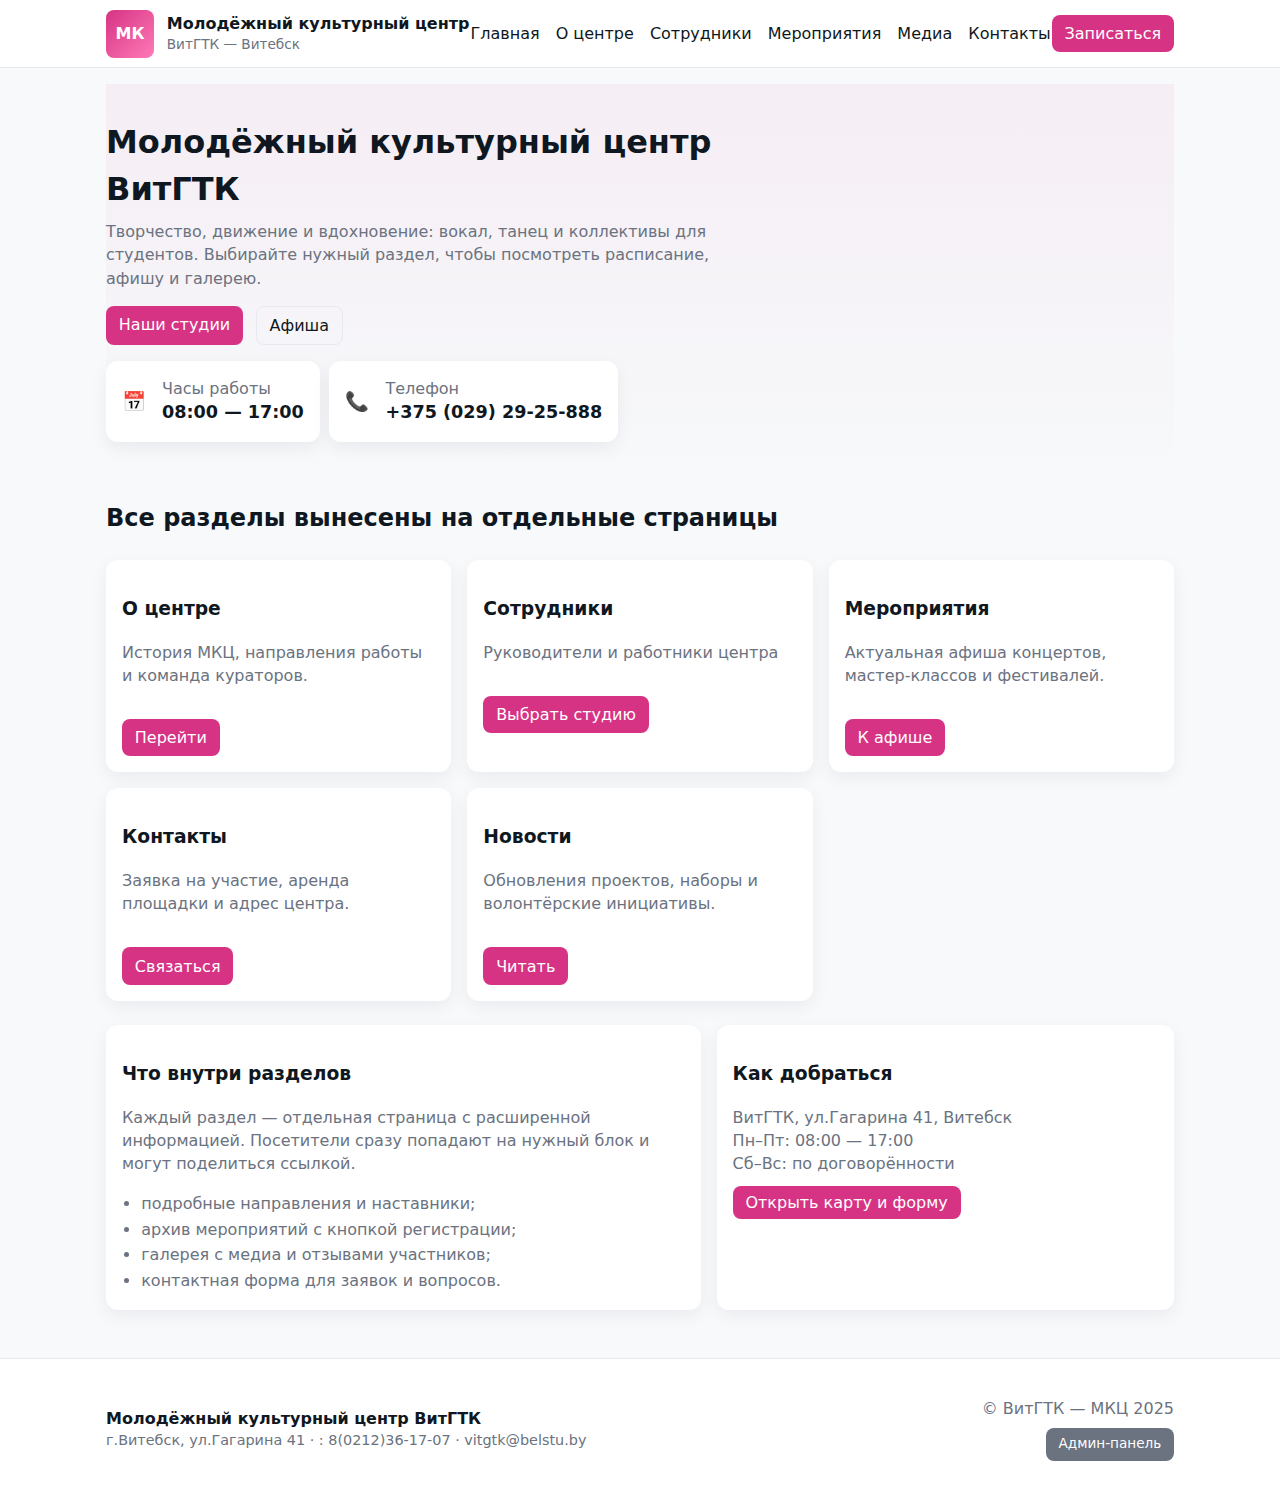
<file: Index.html>
<!doctype html>
<html lang="ru">
<head>
    <link href="style.css" rel="stylesheet" />
    <link href="registration.css" rel="stylesheet" />
    <meta charset="utf-8" />
    <meta name="viewport" content="width=device-width,initial-scale=1" />
    <title>Молодёжный культурный центр ВитГТК</title>
    <meta name="description" content="Молодёжный культурный центр ВитГТК — студии DziVA, AMARES, FREE FLIGHT. Афиша, расписание, контакты." />
</head>
<body>
<header>
    <div class="topbar container">
        <div class="brand">
            <div class="logo">МК</div>
            <div>
                <div style="font-weight:700">Молодёжный культурный центр</div>
                <div class="muted" style="font-size:.85rem">ВитГТК — Витебск</div>
            </div>
        </div>
        <nav>
            <ul>
                <li><a href="Index.html">Главная</a></li>
                <li><a href="about.html">О центре</a></li>
                <li><a href="studios.html">Сотрудники</a></li>
                <li><a href="events.html">Мероприятия</a></li>
                <li><a href="media.html">Медиа</a></li>
                <li><a href="contacts.html">Контакты</a></li>
            </ul>
        </nav>
        <div style="display:flex;gap:.6rem;align-items:center">
            <a class="cta" data-register-trigger href="#">Записаться</a>
            <button class="hamburger" aria-label="menu" onclick="toggleMenu()">☰</button>
        </div>
    </div>
</header>

<main class="container">
    <section class="hero">
        <div class="hero-grid">
            <div>
                <h1>Молодёжный культурный центр ВитГТК</h1>
                <p>Творчество, движение и вдохновение: вокал, танец и коллективы для студентов. Выбирайте нужный раздел, чтобы посмотреть расписание, афишу и галерею.</p>
                <div class="actions">
                    <a class="cta" href="studios.html">Наши студии</a>
                    <a href="events.html" style="padding:.45rem .8rem;border-radius:8px;border:1px solid #e6e9ef">Афиша</a>
                </div>
                <div class="stat">
                    <div class="card" style="display:flex;gap:1rem;align-items:center">
                        <div style="font-size:1.2rem">📅</div>
                        <div>
                            <div class="muted">Часы работы</div>
                            <div><b>08:00 — 17:00</b></div>
                        </div>
                    </div>
                    <div class="card" style="display:flex;gap:1rem;align-items:center">
                        <div style="font-size:1.2rem">📞</div>
                        <div>
                            <div class="muted">Телефон</div>
                            <div><b>+375 (029) 29‑25‑888</b></div>
                        </div>
                    </div>
                </div>
            </div>
<!--            <aside class="card">-->
<!--                <h3 class="center">Ближайшее событие</h3>-->
<!--                <div style="font-weight:700">Отчётный концерт студии AMARES</div>-->
<!--                <div class="muted" style="margin:.6rem 0">12 декабря — Большой зал</div>-->
<!--                <p class="muted">Сольные номера, коллективные постановки и гостевой сет студии DziVA. Подробности и регистрация на странице афиши.</p>-->
<!--                <div style="display:flex;gap:.5rem;margin-top:1rem">-->
<!--                    <a class="cta" href="events.html">К афише</a>-->
<!--                    <a href="contacts.html" style="padding:.45rem .8rem;border-radius:8px;border:1px solid #e6e9ef">Записаться</a>-->
<!--                </div>-->
<!--            </aside>-->
        </div>
    </section>

    <section style="margin-top:1.5rem">
        <h2>Все разделы вынесены на отдельные страницы</h2>
        <div class="highlights">
            <article class="card">
                <h3>О центре</h3>
                <p class="muted">История МКЦ, направления работы и команда кураторов.</p>
                <a class="cta" href="about.html" style="margin-top:1rem;display:inline-block">Перейти</a>
            </article>
            <article class="card">
                <h3>Сотрудники</h3>
                <p class="muted">Руководители и работники центра</p>
                <a class="cta" href="studios.html" style="margin-top:1rem;display:inline-block">Выбрать студию</a>
            </article>
            <article class="card">
                <h3>Мероприятия</h3>
                <p class="muted">Актуальная афиша концертов, мастер-классов и фестивалей.</p>
                <a class="cta" href="events.html" style="margin-top:1rem;display:inline-block">К афише</a>
            </article>
<!--            <article class="card">-->
<!--                <h3>Галерея</h3>-->
<!--                <p class="muted">Фото и видео с выступлений, гастролей и backstage.</p>-->
<!--                <a class="cta" href="media.html" style="margin-top:1rem;display:inline-block">Смотреть</a>-->
<!--            </article>-->
            <article class="card">
                <h3>Контакты</h3>
                <p class="muted">Заявка на участие, аренда площадки и адрес центра.</p>
                <a class="cta" href="contacts.html" style="margin-top:1rem;display:inline-block">Связаться</a>
            </article>
            <article class="card">
                <h3>Новости</h3>
                <p class="muted">Обновления проектов, наборы и волонтёрские инициативы.</p>
                <a class="cta" href="events.html" style="margin-top:1rem;display:inline-block">Читать</a>
            </article>
        </div>
    </section>

    <section class="split-two">
        <article class="card">
            <h3>Что внутри разделов</h3>
            <p class="muted">Каждый раздел — отдельная страница с расширенной информацией. Посетители сразу попадают на нужный блок и могут поделиться ссылкой.</p>
            <ul class="muted" style="padding-left:1.2rem;line-height:1.6;margin:1rem 0 0">
                <li>подробные направления и наставники;</li>
                <li>архив мероприятий с кнопкой регистрации;</li>
                <li>галерея с медиа и отзывами участников;</li>
                <li>контактная форма для заявок и вопросов.</li>
            </ul>
        </article>
        <article class="card">
            <h3>Как добраться</h3>
            <p class="muted">ВитГТК, ул.Гагарина 41, Витебск<br>Пн–Пт: 08:00 — 17:00<br>Сб–Вс: по договорённости</p>
            <div style="margin-top:1rem">
                <a class="cta" href="contacts.html">Открыть карту и форму</a>
            </div>
        </article>
    </section>
</main>

<footer>
    <div class="container footer-grid">
        <div>
            <div style="font-weight:700">Молодёжный культурный центр ВитГТК</div>
            <div class="muted" style="font-size:.9rem">г.Витебск, ул.Гагарина 41 · : 8(0212)36-17-07 · vitgtk@belstu.by</div>
        </div>
        <div style="display:flex;flex-direction:column;align-items:flex-end;gap:0.5rem">
            <div class="muted">© ВитГТК — МКЦ 2025</div>
            <a class="cta" href="admin.html" style="background:#6b7280;font-size:0.85rem;padding:0.4rem 0.8rem">Админ-панель</a>
        </div>
    </div>
</footer>

<div id="registrationModal" class="modal">
    <div class="modal-content">
        <span class="close" onclick="closeModal()">&times;</span>
        <div id="registrationContainer"></div>
    </div>
</div>

<script src="script.js"></script>
<script src="registration.js"></script>
</body>
</html>
</file>
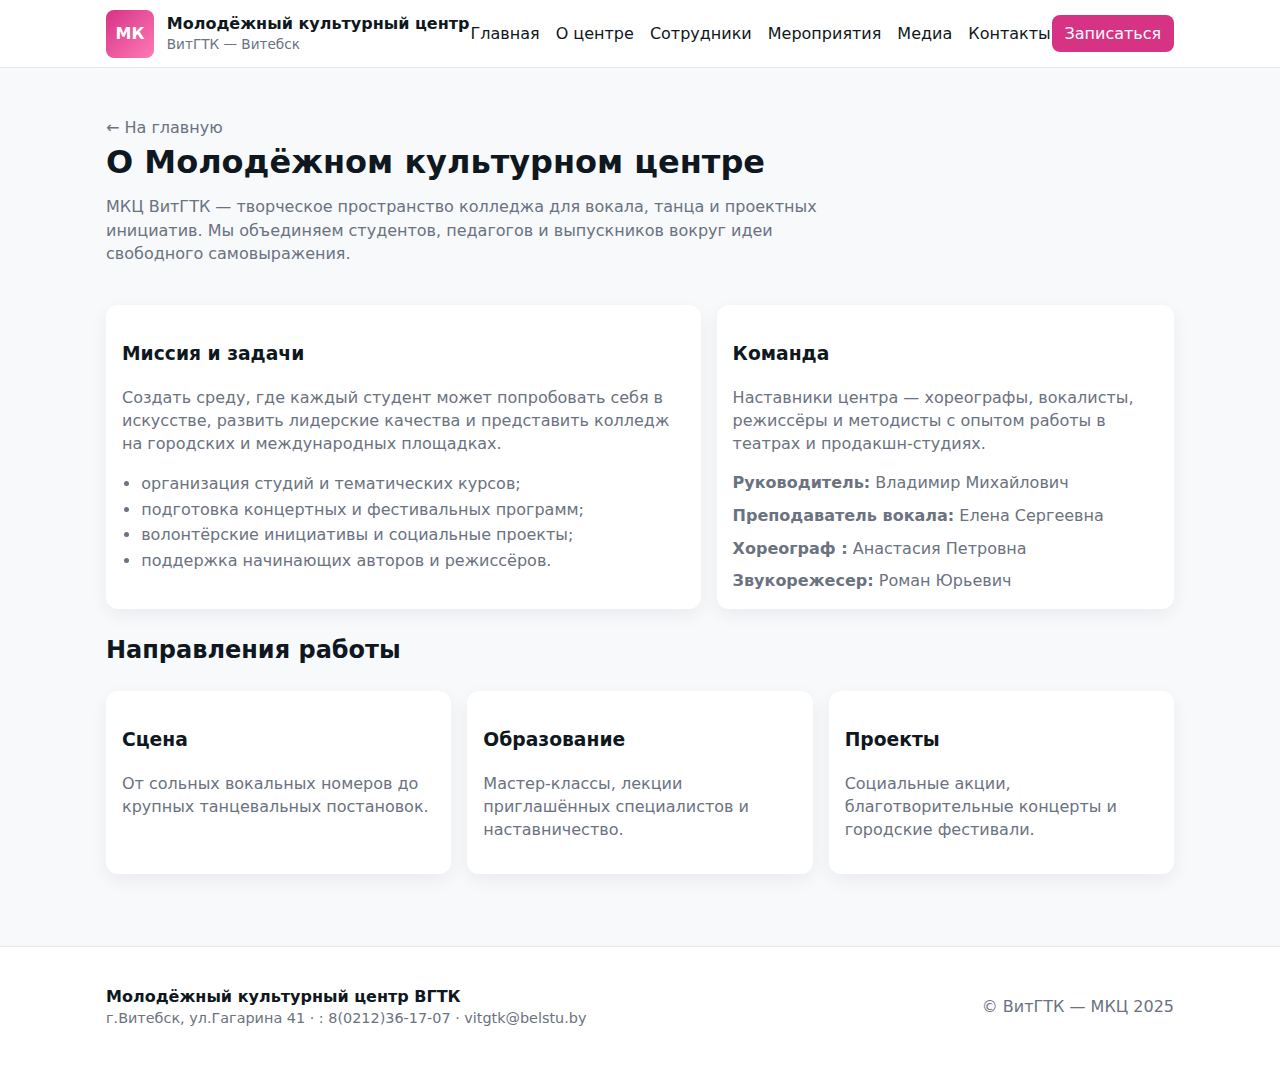
<file: about.html>
<!doctype html>
<html lang="ru">
<head>
    <link href="style.css" rel="stylesheet" />
    <link href="registration.css" rel="stylesheet" />
    <meta charset="utf-8" />
    <meta name="viewport" content="width=device-width,initial-scale=1" />
    <title>О центре — Молодёжный культурный центр ВитГТК</title>
    <meta name="description" content="История и миссия Молодёжного культурного центра ВГТК, направления работы и команда кураторов." />
</head>
<body>
<header>
    <div class="topbar container">
        <div class="brand">
            <div class="logo">МК</div>
            <div>
                <div style="font-weight:700">Молодёжный культурный центр</div>
                <div class="muted" style="font-size:.85rem">ВитГТК — Витебск</div>
            </div>
        </div>
        <nav>
            <ul>
                <li><a href="Index.html">Главная</a></li>
                <li><a href="about.html">О центре</a></li>
                <li><a href="studios.html">Сотрудники</a></li>
                <li><a href="events.html">Мероприятия</a></li>
                <li><a href="media.html">Медиа</a></li>
                <li><a href="contacts.html">Контакты</a></li>
            </ul>
        </nav>
        <div style="display:flex;gap:.6rem;align-items:center">
            <a class="cta" data-register-trigger href="#">Записаться</a>
            <button class="hamburger" aria-label="menu" onclick="toggleMenu()">☰</button>
        </div>
    </div>
</header>

<main class="container">
    <section class="page-hero">
        <p class="muted"><a href="Index.html">← На главную</a></p>
        <h1>О Молодёжном культурном центре</h1>
        <p>МКЦ ВитГТК — творческое пространство колледжа для вокала, танца и проектных инициатив. Мы объединяем студентов, педагогов и выпускников вокруг идеи свободного самовыражения.</p>
    </section>

    <section class="split-two">
        <article class="card">
            <h3>Миссия и задачи</h3>
            <p class="muted">Создать среду, где каждый студент может попробовать себя в искусстве, развить лидерские качества и представить колледж на городских и международных площадках.</p>
            <ul class="muted" style="padding-left:1.2rem;line-height:1.6;margin:1rem 0 0">
                <li>организация студий и тематических курсов;</li>
                <li>подготовка концертных и фестивальных программ;</li>
                <li>волонтёрские инициативы и социальные проекты;</li>
                <li>поддержка начинающих авторов и режиссёров.</li>
            </ul>
        </article>
        <article class="card">
            <h3>Команда</h3>
            <p class="muted">Наставники центра — хореографы, вокалисты, режиссёры и методисты с опытом работы в театрах и продакшн-студиях.</p>
            <div style="display:flex;flex-direction:column;gap:.6rem;margin-top:1rem" class="muted">
                <div><b>Руководитель:</b> Владимир Михайлович</div>
                <div><b>Преподаватель вокала:</b> Елена Сергеевна</div>
                <div><b>Хореограф :</b> Анастасия Петровна</div>
                <div><b>Звукорежесер:</b> Роман Юрьевич</div>
            </div>
        </article>
    </section>

    <section style="margin-top:1.5rem">
        <h2>Направления работы</h2>
        <div class="highlights">
            <article class="card">
                <h3>Сцена</h3>
                <p class="muted">От сольных вокальных номеров до крупных танцевальных постановок.</p>
            </article>
            <article class="card">
                <h3>Образование</h3>
                <p class="muted">Мастер-классы, лекции приглашённых специалистов и наставничество.</p>
            </article>
            <article class="card">
                <h3>Проекты</h3>
                <p class="muted">Социальные акции, благотворительные концерты и городские фестивали.</p>
            </article>
        </div>
    </section>

    <section style="margin-top:1.5rem">

    </section>
</main>

<footer>
    <div class="container footer-grid">
        <div>
            <div style="font-weight:700">Молодёжный культурный центр ВГТК</div>
            <div class="muted" style="font-size:.9rem">г.Витебск, ул.Гагарина 41 · : 8(0212)36-17-07 · vitgtk@belstu.by</div>
        </div>
        <div class="muted">© ВитГТК — МКЦ 2025</div>
    </div>
</footer>

<div id="registrationModal" class="modal">
    <div class="modal-content">
        <span class="close" onclick="closeModal()">&times;</span>
        <div id="registrationContainer"></div>
    </div>
</div>

<script src="script.js"></script>
<script src="registration.js"></script>
</body>
</html>
</file>
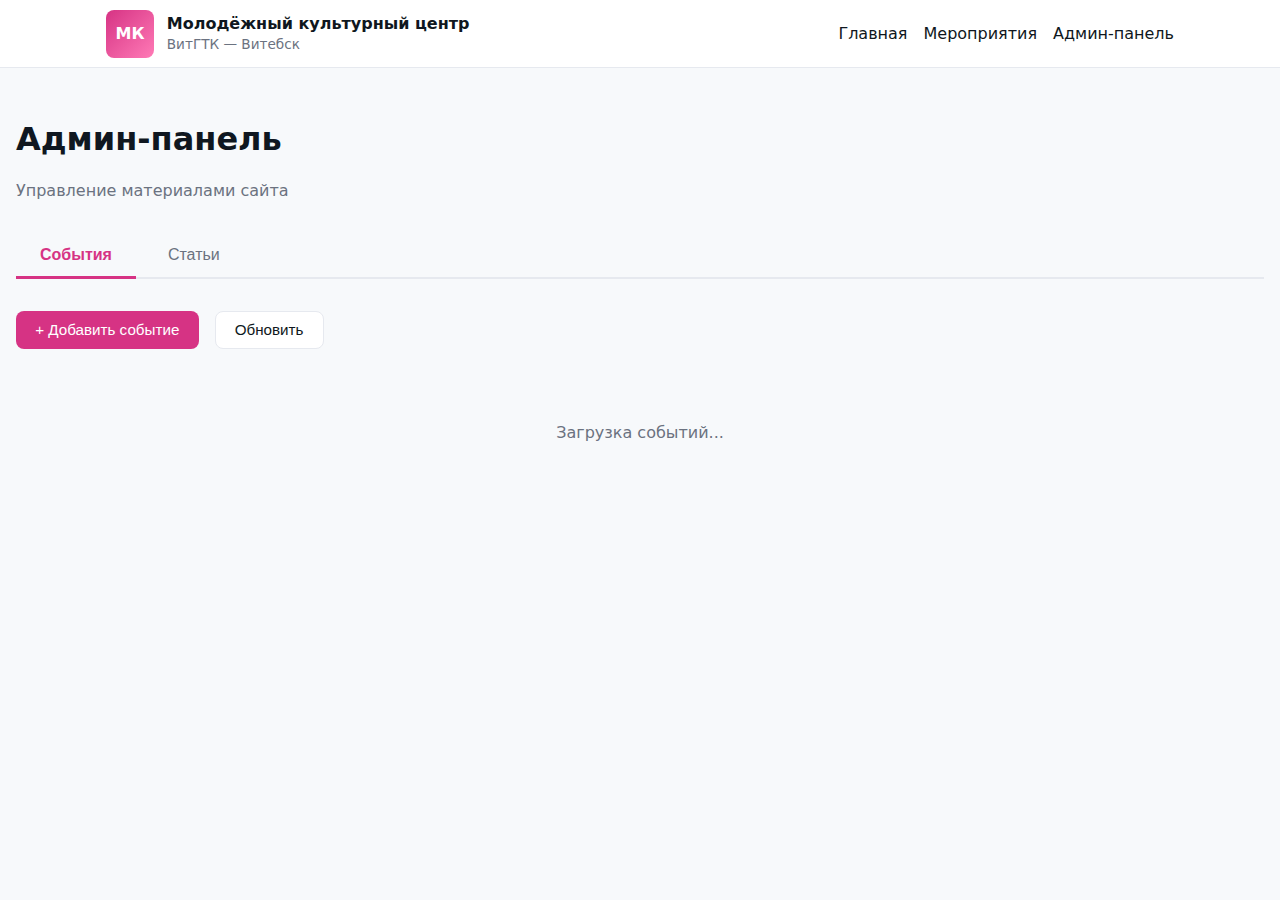
<file: admin.html>
<!doctype html>
<html lang="ru">
<head>
    <link href="style.css" rel="stylesheet" />
    <meta charset="utf-8" />
    <meta name="viewport" content="width=device-width,initial-scale=1" />
    <title>Админ-панель — Молодёжный культурный центр ВГТК</title>
    <style>
        .admin-container {
            max-width: 1400px;
            margin: 0 auto;
            padding: 2rem 1rem;
        }
        .admin-header {
            margin-bottom: 2rem;
        }
        .admin-header h1 {
            margin: 0 0 0.5rem;
            font-size: 2rem;
        }
        .admin-tabs {
            display: flex;
            gap: 0.5rem;
            margin-bottom: 2rem;
            border-bottom: 2px solid #e6e9ef;
        }
        .admin-tab {
            padding: 0.75rem 1.5rem;
            background: none;
            border: none;
            border-bottom: 3px solid transparent;
            cursor: pointer;
            font-size: 1rem;
            color: var(--muted);
            transition: all 0.2s;
            margin-bottom: -2px;
        }
        .admin-tab:hover {
            color: var(--accent);
        }
        .admin-tab.active {
            color: var(--accent);
            border-bottom-color: var(--accent);
            font-weight: 600;
        }
        .admin-section {
            display: none;
        }
        .admin-section.active {
            display: block;
        }
        .admin-actions {
            display: flex;
            gap: 1rem;
            margin-bottom: 1.5rem;
            flex-wrap: wrap;
        }
        .btn {
            padding: 0.6rem 1.2rem;
            border: none;
            border-radius: 8px;
            cursor: pointer;
            font-size: 0.95rem;
            font-weight: 500;
            transition: all 0.2s;
        }
        .btn-primary {
            background: var(--accent);
            color: #fff;
        }
        .btn-primary:hover {
            background: #b8296e;
        }
        .btn-secondary {
            background: #fff;
            color: var(--dark);
            border: 1px solid #e6e9ef;
        }
        .btn-secondary:hover {
            background: var(--bg);
        }
        .btn-danger {
            background: #dc3545;
            color: #fff;
        }
        .btn-danger:hover {
            background: #c82333;
        }
        .admin-list {
            display: grid;
            gap: 1rem;
        }
        .admin-item {
            background: #fff;
            border: 1px solid #e6e9ef;
            border-radius: 12px;
            padding: 1.5rem;
            display: flex;
            justify-content: space-between;
            align-items: start;
            gap: 1rem;
        }
        .admin-item-content {
            flex: 1;
        }
        .admin-item-title {
            font-weight: 600;
            margin: 0 0 0.5rem;
            font-size: 1.1rem;
        }
        .admin-item-meta {
            display: flex;
            gap: 1rem;
            color: var(--muted);
            font-size: 0.9rem;
            flex-wrap: wrap;
        }
        .admin-item-actions {
            display: flex;
            gap: 0.5rem;
        }
        .admin-item-actions .btn {
            padding: 0.4rem 0.8rem;
            font-size: 0.85rem;
        }
        .modal {
            display: none;
            position: fixed;
            inset: 0;
            background: rgba(0, 0, 0, 0.5);
            z-index: 1000;
            align-items: center;
            justify-content: center;
            padding: 1rem;
        }
        .modal.active {
            display: flex;
        }
        .modal-content {
            background: #fff;
            border-radius: 12px;
            padding: 2rem;
            max-width: 800px;
            width: 100%;
            max-height: 90vh;
            overflow-y: auto;
            position: relative;
        }
        .modal-header {
            margin-bottom: 1.5rem;
        }
        .modal-header h2 {
            margin: 0;
            font-size: 1.5rem;
        }
        .modal-close {
            position: absolute;
            top: 1rem;
            right: 1rem;
            background: none;
            border: none;
            font-size: 1.5rem;
            cursor: pointer;
            color: var(--muted);
            width: 32px;
            height: 32px;
            display: flex;
            align-items: center;
            justify-content: center;
            border-radius: 50%;
        }
        .modal-close:hover {
            background: var(--bg);
            color: var(--dark);
        }
        .form-group {
            margin-bottom: 1.5rem;
        }
        .form-group label {
            display: block;
            margin-bottom: 0.5rem;
            font-weight: 500;
            color: var(--dark);
        }
        .form-group input,
        .form-group textarea,
        .form-group select {
            width: 100%;
            padding: 0.6rem;
            border: 1px solid #e6e9ef;
            border-radius: 8px;
            font-size: 0.95rem;
            font-family: inherit;
        }
        .form-group textarea {
            min-height: 100px;
            resize: vertical;
        }
        .form-group textarea.content-editor {
            min-height: 200px;
        }
        .form-group textarea.gallery-editor {
            min-height: 150px;
            font-family: monospace;
            font-size: 0.85rem;
        }
        .form-group small {
            display: block;
            margin-top: 0.25rem;
            color: var(--muted);
            font-size: 0.85rem;
        }
        .form-actions {
            display: flex;
            gap: 1rem;
            justify-content: flex-end;
            margin-top: 2rem;
            padding-top: 1.5rem;
            border-top: 1px solid #e6e9ef;
        }
        .gallery-item {
            display: flex;
            gap: 0.5rem;
            margin-bottom: 0.5rem;
            align-items: center;
        }
        .gallery-item input {
            flex: 1;
        }
        .gallery-item button {
            padding: 0.4rem 0.8rem;
            background: #dc3545;
            color: #fff;
            border: none;
            border-radius: 6px;
            cursor: pointer;
        }
        .add-gallery-btn {
            margin-top: 0.5rem;
            padding: 0.5rem 1rem;
            background: var(--bg);
            border: 1px dashed #e6e9ef;
            border-radius: 8px;
            cursor: pointer;
            color: var(--muted);
        }
        .add-gallery-btn:hover {
            background: #f0f2f5;
            color: var(--dark);
        }
        .content-paragraphs {
            display: flex;
            flex-direction: column;
            gap: 0.5rem;
        }
        .content-paragraph {
            display: flex;
            gap: 0.5rem;
            align-items: start;
        }
        .content-paragraph textarea {
            flex: 1;
            min-height: 80px;
        }
        .content-paragraph button {
            padding: 0.4rem 0.8rem;
            background: #dc3545;
            color: #fff;
            border: none;
            border-radius: 6px;
            cursor: pointer;
            margin-top: 0.6rem;
        }
        .add-content-btn {
            margin-top: 0.5rem;
            padding: 0.5rem 1rem;
            background: var(--bg);
            border: 1px dashed #e6e9ef;
            border-radius: 8px;
            cursor: pointer;
            color: var(--muted);
        }
        .add-content-btn:hover {
            background: #f0f2f5;
            color: var(--dark);
        }
        .empty-state {
            text-align: center;
            padding: 3rem;
            color: var(--muted);
        }
        .preview-image {
            max-width: 100%;
            max-height: 200px;
            border-radius: 8px;
            margin-top: 0.5rem;
        }
    </style>
</head>
<body>
<header>
    <div class="topbar container">
        <div class="brand">
            <div class="logo">МК</div>
            <div>
                <div style="font-weight:700">Молодёжный культурный центр</div>
                <div class="muted" style="font-size:.85rem">ВитГТК — Витебск</div>
            </div>
        </div>
        <nav>
            <ul>
                <li><a href="Index.html">Главная</a></li>
                <li><a href="events.html">Мероприятия</a></li>
                <li><a href="admin.html">Админ-панель</a></li>
            </ul>
        </nav>
    </div>
</header>

<main>
    <div class="admin-container">
        <div class="admin-header">
            <h1>Админ-панель</h1>
            <p class="muted">Управление материалами сайта</p>
        </div>

        <div class="admin-tabs">
            <button class="admin-tab active" data-tab="events">События</button>
            <button class="admin-tab" data-tab="articles">Статьи</button>
        </div>

        <!-- События -->
        <div id="events-section" class="admin-section active">
            <div class="admin-actions">
                <button class="btn btn-primary" onclick="openEventModal()">+ Добавить событие</button>
                <button class="btn btn-secondary" onclick="loadEvents()">Обновить</button>
            </div>
            <div id="events-list" class="admin-list">
                <div class="empty-state">Загрузка событий...</div>
            </div>
        </div>

        <!-- Статьи -->
        <div id="articles-section" class="admin-section">
            <div class="admin-actions">
                <button class="btn btn-primary" onclick="openArticleModal()">+ Добавить статью</button>
                <button class="btn btn-secondary" onclick="loadArticles()">Обновить</button>
            </div>
            <div id="articles-list" class="admin-list">
                <div class="empty-state">Загрузка статей...</div>
            </div>
        </div>
    </div>
</main>

<!-- Модальное окно для события -->
<div id="event-modal" class="modal">
    <div class="modal-content">
        <button class="modal-close" onclick="closeEventModal()">&times;</button>
        <div class="modal-header">
            <h2 id="event-modal-title">Новое событие</h2>
        </div>
        <form id="event-form">
            <input type="hidden" id="event-id" />
            <div class="form-group">
                <label for="event-title">Название *</label>
                <input type="text" id="event-title" required />
            </div>
            <div class="form-group">
                <label for="event-date">Дата *</label>
                <input type="text" id="event-date" placeholder="12.12.2025" required />
            </div>
            <div class="form-group">
                <label for="event-location">Место проведения *</label>
                <input type="text" id="event-location" required />
            </div>
            <div class="form-group">
                <label for="event-type">Тип *</label>
                <select id="event-type" required>
                    <option value="concert">Концерт</option>
                    <option value="premiere">Премьера</option>
                    <option value="street">Уличное мероприятие</option>
                </select>
            </div>
            <div class="form-group">
                <label for="event-image">URL изображения *</label>
                <input type="url" id="event-image" required />
                <img id="event-image-preview" class="preview-image" style="display: none;" />
            </div>
            <div class="form-group">
                <label for="event-image-alt">Альтернативный текст изображения</label>
                <input type="text" id="event-image-alt" />
            </div>
            <div class="form-group">
                <label for="event-article-id">ID статьи (опционально)</label>
                <input type="text" id="event-article-id" />
                <small>ID статьи, связанной с этим событием</small>
            </div>
            <div class="form-actions">
                <button type="button" class="btn btn-secondary" onclick="closeEventModal()">Отмена</button>
                <button type="submit" class="btn btn-primary">Сохранить</button>
            </div>
        </form>
    </div>
</div>

<!-- Модальное окно для статьи -->
<div id="article-modal" class="modal">
    <div class="modal-content">
        <button class="modal-close" onclick="closeArticleModal()">&times;</button>
        <div class="modal-header">
            <h2 id="article-modal-title">Новая статья</h2>
        </div>
        <form id="article-form">
            <input type="hidden" id="article-id" />
            <div class="form-group">
                <label for="article-title">Название *</label>
                <input type="text" id="article-title" required />
            </div>
            <div class="form-group">
                <label for="article-date">Дата *</label>
                <input type="text" id="article-date" placeholder="12.12.2025" required />
            </div>
            <div class="form-group">
                <label for="article-location">Место проведения *</label>
                <input type="text" id="article-location" required />
            </div>
            <div class="form-group">
                <label for="article-type">Тип *</label>
                <select id="article-type" required>
                    <option value="concert">Концерт</option>
                    <option value="premiere">Премьера</option>
                    <option value="street">Уличное мероприятие</option>
                </select>
            </div>
            <div class="form-group">
                <label for="article-image">URL основного изображения *</label>
                <input type="url" id="article-image" required />
                <img id="article-image-preview" class="preview-image" style="display: none;" />
            </div>
            <div class="form-group">
                <label>Содержание статьи (абзацы) *</label>
                <div id="article-content-list" class="content-paragraphs">
                    <div class="content-paragraph">
                        <textarea class="content-editor" placeholder="Введите текст абзаца"></textarea>
                        <button type="button" onclick="removeContentParagraph(this)">×</button>
                    </div>
                </div>
                <button type="button" class="add-content-btn" onclick="addContentParagraph()">+ Добавить абзац</button>
            </div>
            <div class="form-group">
                <label>Галерея изображений</label>
                <div id="article-gallery-list" class="content-paragraphs">
                </div>
                <button type="button" class="add-gallery-btn" onclick="addGalleryItem()">+ Добавить изображение</button>
            </div>
            <div class="form-actions">
                <button type="button" class="btn btn-secondary" onclick="closeArticleModal()">Отмена</button>
                <button type="submit" class="btn btn-primary">Сохранить</button>
            </div>
        </form>
    </div>
</div>


<script src="admin.js"></script>
</body>
</html>
</file>
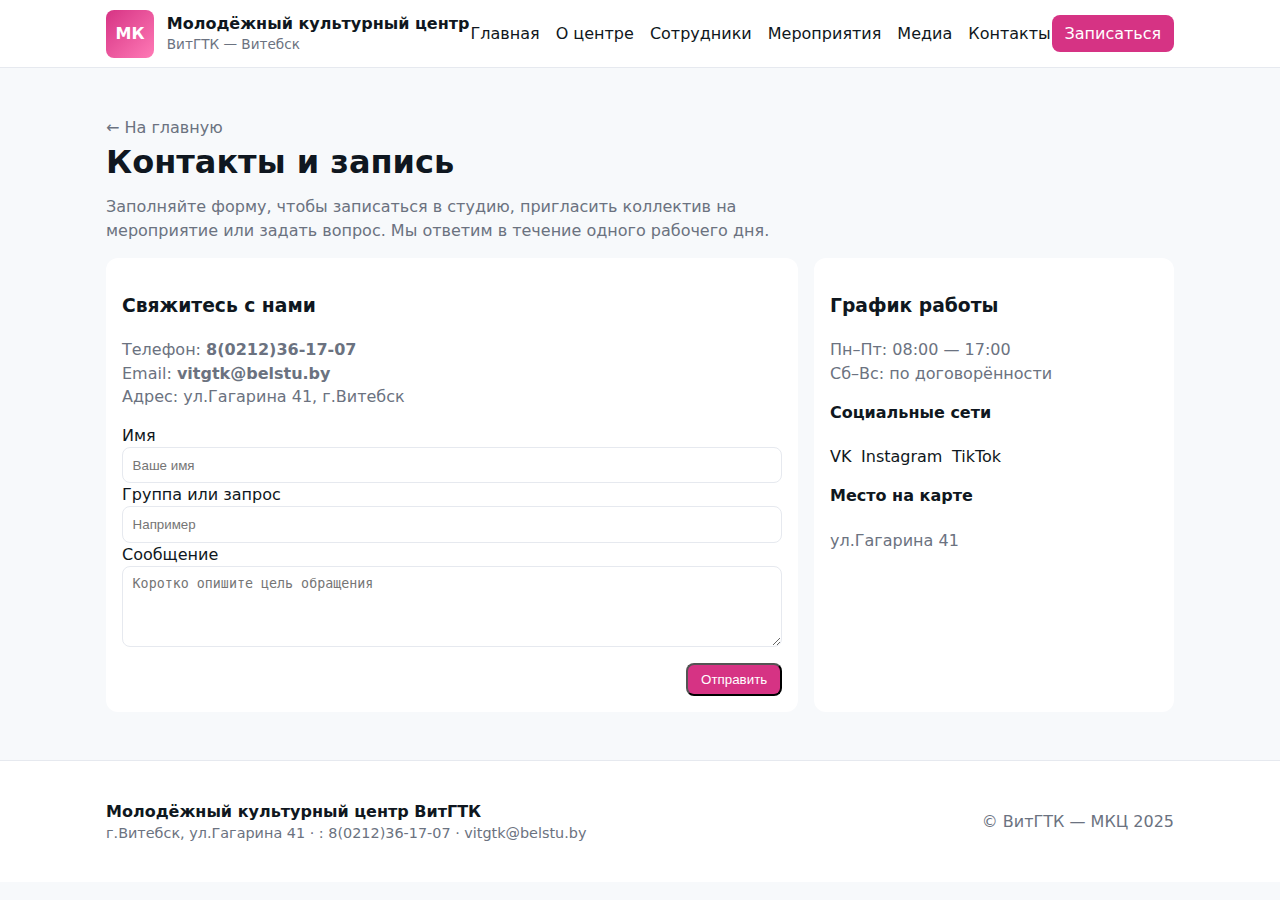
<file: contacts.html>
<!doctype html>
<html lang="ru">
<head>
    <link href="style.css" rel="stylesheet" />
    <link href="registration.css" rel="stylesheet" />
    <meta charset="utf-8" />
    <meta name="viewport" content="width=device-width,initial-scale=1" />
    <title>Контакты — Молодёжный культурный центр ВГТК</title>
    <meta name="description" content="Контакты Молодёжного культурного центра ВГТК: адрес, телефон, форма обратной связи и социальные сети." />
</head>
<body>
<header>
    <div class="topbar container">
        <div class="brand">
            <div class="logo">МК</div>
            <div>
                <div style="font-weight:700">Молодёжный культурный центр</div>
                <div class="muted" style="font-size:.85rem">ВитГТК — Витебск</div>
            </div>
        </div>
        <nav>
            <ul>
                <li><a href="Index.html">Главная</a></li>
                <li><a href="about.html">О центре</a></li>
                <li><a href="studios.html">Сотрудники</a></li>
                <li><a href="events.html">Мероприятия</a></li>
                <li><a href="media.html">Медиа</a></li>
                <li><a href="contacts.html">Контакты</a></li>
            </ul>
        </nav>
        <div style="display:flex;gap:.6rem;align-items:center">
            <a class="cta" data-register-trigger href="#">Записаться</a>
            <button class="hamburger" aria-label="menu" onclick="toggleMenu()">☰</button>
        </div>
    </div>
</header>

<main class="container">
    <section class="page-hero">
        <p class="muted"><a href="Index.html">← На главную</a></p>
        <h1>Контакты и запись</h1>
        <p>Заполняйте форму, чтобы записаться в студию, пригласить коллектив на мероприятие или задать вопрос. Мы ответим в течение одного рабочего дня.</p>
    </section>

    <section id="form">
        <div class="contacts">
            <div class="contact-card">
                <h3>Свяжитесь с нами</h3>
                <p class="muted">Телефон: <b>8(0212)36-17-07</b><br>Email: <b>vitgtk@belstu.by</b><br>Адрес: ул.Гагарина 41, г.Витебск</p>
                <form onsubmit="event.preventDefault();alert('Заявка отправлена!');">
                    <label>Имя</label>
                    <input required placeholder="Ваше имя">
                    <label style="margin-top:.6rem">Группа или запрос</label>
                    <input placeholder="Например">
                    <label style="margin-top:.6rem">Сообщение</label>
                    <textarea rows="4" required placeholder="Коротко опишите цель обращения"></textarea>
                    <div style="display:flex;gap:.6rem;margin-top:.6rem;justify-content:flex-end">
                        <button type="submit" class="cta">Отправить</button>
                    </div>
                </form>
            </div>
            <aside class="contact-card">
                <h3>График работы</h3>
                <p class="muted">Пн–Пт: 08:00 — 17:00<br>Сб–Вс: по договорённости</p>
                <h4 style="margin-top:1rem">Социальные сети</h4>
                <div style="display:flex;gap:.6rem;margin-top:.6rem">
                    <a href="#">VK</a>
                    <a href="#">Instagram</a>
                    <a href="#">TikTok</a>
                </div>
                <h4 style="margin-top:1rem">Место на карте</h4>
                <p class="muted">ул.Гагарина 41</p>
            </aside>
        </div>
    </section>
</main>

<footer>
    <div class="container footer-grid">
        <div>
            <div style="font-weight:700">Молодёжный культурный центр ВитГТК</div>
            <div class="muted" style="font-size:.9rem">г.Витебск, ул.Гагарина 41 · : 8(0212)36-17-07 · vitgtk@belstu.by</div>
        </div>
        <div class="muted">© ВитГТК — МКЦ 2025</div>
    </div>
</footer>

<div id="registrationModal" class="modal">
    <div class="modal-content">
        <span class="close" onclick="closeModal()">&times;</span>
        <div id="registrationContainer"></div>
    </div>
</div>

<script src="script.js"></script>
<script src="registration.js"></script>
</body>
</html>
</file>
<file: style.css>
:root{
        --accent:#d63384;
        --dark:#0f1720;
        --muted:#6b7280;
        --card:#ffffff;
        --bg:#f7f9fb;
        --maxw:1100px;
        font-family: Inter, system-ui, -apple-system, 'Segoe UI', Roboto, 'Helvetica Neue', Arial;
    }
    *{box-sizing:border-box}
    body{margin:0;background:var(--bg);color:var(--dark);line-height:1.45}
    a{color:inherit;text-decoration:none}
    .container{max-width:var(--maxw);margin:0 auto;padding:1rem}
    main{padding-top:1rem}
    .page-hero{padding:2rem 0 1rem}
    .page-hero h1{margin:0 0 .6rem;font-size:2rem}
    .page-hero p{margin:0;color:var(--muted);max-width:720px}
    .highlights{display:grid;grid-template-columns:repeat(3,1fr);gap:1rem;margin-top:1.5rem}
    .split-two{display:grid;grid-template-columns:1.3fr 1fr;gap:1rem;margin-top:1.5rem}

    /* Header */
    header{background:#fff;position:sticky;top:0;z-index:40;border-bottom:1px solid #e6e9ef}
    .topbar{display:flex;align-items:center;justify-content:space-between;padding:.6rem 1rem}
    .brand{display:flex;gap:.8rem;align-items:center}
    .logo{width:48px;height:48px;background:linear-gradient(135deg,var(--accent),#ff7ab6);border-radius:8px;display:flex;align-items:center;justify-content:center;color:#fff;font-weight:700}
    nav ul{display:flex;gap:1rem;align-items:center;list-style:none;margin:0;padding:0}
    .cta{background:var(--accent);color:#fff;padding:.45rem .8rem;border-radius:8px}
    .hamburger{display:none;border:0;background:none;font-size:1.1rem}

    /* Hero */
    .hero{background:linear-gradient(180deg,rgba(214,51,132,.06),rgba(0,0,0,0));padding:2.2rem 0}
    .hero-grid{display:grid;grid-template-columns:1fr 420px;gap:1.5rem;align-items:center}
    .hero h1{font-size:2rem;margin:0 0 .5rem}
    .hero p{color:var(--muted);margin:0 0 1rem}
    .hero .actions{display:flex;gap:.8rem}
    .stat{display:flex;gap:.6rem;align-items:center;margin-top:1rem}
    .stat b{font-size:1.1rem}
    .card{background:var(--card);border-radius:12px;padding:1rem;box-shadow:0 6px 18px rgba(16,24,40,.06)}

    /* Studios */
    .studios{display:grid;grid-template-columns:repeat(3,1fr);gap:1rem;margin-top:1rem}
    .studio-card{padding:1rem;border-radius:12px;background:linear-gradient(180deg,#fff, #fff);display:flex;flex-direction:column;gap:.6rem}
    .studio-card h3{margin:.2rem 0}
    .tags{display:flex;gap:.4rem;flex-wrap:wrap}
    .tag{font-size:.8rem;padding:.2rem .5rem;border-radius:999px;border:1px solid #eee;color:var(--muted)}

    /* Events */
    .events{display:grid;grid-template-columns:repeat(3,1fr);gap:1rem;margin-top:1rem}
    .event{background:#fff;padding:1rem;border-radius:12px;border:1px solid #eee}
    .event .date{font-weight:700;color:var(--accent)}

    /* Events */
    .events {
        display:grid;
        grid-template-columns:repeat(3,1fr);
        gap:1rem;
        margin-top:1rem;
    }

    .event {
        background:#fff;
        padding:1rem;
        border-radius:12px;
        border:1px solid #eee;
    }

    .event .date {
        font-weight:700;
        color:var(--accent);
    }

    .event {
        display: flex;
        flex-direction: column;
        gap: 0.6rem;
        background: #fff;
        padding: 1rem;
        border-radius: 14px;
        box-shadow: 0 4px 10px rgba(0,0,0,0.08);
    }

    .event-img {
        width: 100%;
        height: 180px;            /* единая высота для всех фото */
        object-fit: cover;        /* фото не деформируется */
        border-radius: 10px;
        display: block;
    }

    .event-btn {
        margin-top: auto; /* занимает всё свободное пространство выше */
        padding: 0.5rem 0.8rem;
        background: var(--accent);
        color: #fff;
        text-align: center;
        border-radius: 8px;
        text-decoration: none;
        transition: background 0.2s;
    }





    /* Media */
    .gallery{display:grid;grid-template-columns:repeat(4,1fr);gap:.5rem}
    .gallery img{width:100%;height:110px;object-fit:cover;border-radius:8px}

    /* Contact */
    .contacts{display:grid;grid-template-columns:1fr 360px;gap:1rem}
    .contact-card{background:#fff;padding:1rem;border-radius:12px}

    footer{padding:1.4rem 0;margin-top:2rem;background:#fff;border-top:1px solid #e6e9ef;flex-shrink: 0;}
    .footer-grid{display:flex;justify-content:space-between;align-items:center;gap:1rem}


    /* Responsive */
    @media (max-width:1000px){
        .hero-grid{grid-template-columns:1fr}
        .studios,.events{grid-template-columns:repeat(2,1fr)}
        .gallery{grid-template-columns:repeat(3,1fr)}
        .highlights{grid-template-columns:repeat(2,1fr)}
        .split-two{grid-template-columns:1fr}
    }
    @media (max-width:700px){
        .topbar{padding:.6rem}
        nav ul{display:none}
        .hamburger{display:block}
        .studios,.events{grid-template-columns:1fr}
        .gallery{grid-template-columns:repeat(2,1fr)}
        .contacts{grid-template-columns:1fr}
        .highlights{grid-template-columns:1fr}
    }

    /* small utilities */
    .muted{color:var(--muted)}
    .center{text-align:center}
    button{cursor:pointer}
    input,textarea{width:100%;padding:.6rem;border:1px solid #e6e9ef;border-radius:8px}



    /* Employees page */
    .employees {
        display: grid;
        grid-template-columns: repeat(3, 1fr);
        gap: 1rem;
        margin-top: 1rem;
    }

    .employee-card {
        display: flex;
        flex-direction: column;
        align-items: center;
        gap: 0.6rem;
        background: var(--card);
        padding: 1rem;
        border-radius: 14px;
        box-shadow: 0 4px 10px rgba(0,0,0,0.08);
        text-align: center;
        transition: transform 0.2s, box-shadow 0.2s;
    }

    .employee-card:hover {
        transform: translateY(-4px);
        box-shadow: 0 8px 18px rgba(0,0,0,0.12);
    }

    .employee-card img {
        width: 120px;
        height: 120px;
        object-fit: cover;
        border-radius: 50%;
        border: 2px solid var(--accent);
    }

    .employee-card h3 {
        margin: 0;
        font-size: 1.1rem;
        font-weight: 600;
    }

    .employee-card p {
        margin: 0;
        font-size: 0.9rem;
        color: var(--muted);
    }

    /* Search box and dropdown */
    .search-box {
        position: relative;
        max-width: 400px;
        margin-bottom: 1rem;
    }

    #searchInput {
        border: 1px solid #e6e9ef;
        border-radius: 8px;
        padding: 0.6rem;
    }

    .suggestions {
        position: absolute;
        top: 100%;
        left: 0;
        right: 0;
        background: var(--card);
        border: 1px solid #e6e9ef;
        border-radius: 8px;
        box-shadow: 0 4px 12px rgba(0,0,0,0.06);
        max-height: 200px;
        overflow-y: auto;
        z-index: 10;
    }

    .suggestion {
        padding: 0.5rem;
        cursor: pointer;
        transition: background 0.15s;
    }

    .suggestion:hover {
        background: var(--bg);
    }

    .dropdown-box select {
        border: 1px solid #e6e9ef;
        border-radius: 8px;
        padding: 0.6rem;
        background: #fff;
        cursor: pointer;
    }

    /* Responsive */
    @media (max-width:1000px) {
        .employees { grid-template-columns: repeat(2, 1fr); }
    }

    @media (max-width:700px) {
        .employees { grid-template-columns: 1fr; }
    }


    /* Контейнер поиска + фильтра */
    .search-filter-container {
        display: flex;
        gap: 0.8rem;
        align-items: center;
        max-width: 600px;
        margin-bottom: 1rem;
    }

    /* Поле поиска */
    #searchInput {
        flex: 1;                  /* занимает оставшееся место */
        padding: 0.6rem;
        border: 1px solid #e6e9ef;
        border-radius: 8px;
        font-size: 0.95rem;
    }

    /* Селект фильтра */
    #roleSelect {
        padding: 0.6rem;
        border-radius: 8px;
        border: 1px solid #e6e9ef;
        background: #fff;
        cursor: pointer;
        min-width: 180px;         /* фиксированная ширина */
    }

    /* Подсказки поиска */
    .suggestions {
        position: absolute;
        top: 100%;
        left: 0;
        right: 0;
        background: var(--card);
        border: 1px solid #e6e9ef;
        border-radius: 8px;
        box-shadow: 0 4px 12px rgba(0,0,0,0.06);
        max-height: 200px;
        overflow-y: auto;
        z-index: 10;
    }

    .suggestion {
        padding: 0.5rem;
        cursor: pointer;
        transition: background 0.15s;
    }

    .suggestion:hover {
        background: var(--bg);
    }

    /* Адаптивность */
    @media (max-width:700px) {
        .search-filter-container {
            flex-direction: column;
            gap: 0.5rem;
        }

        #roleSelect {
            width: 100%;
        }
    }

    .modal {
        display: none;
        position: fixed;
        top:0;
        left:0;
        width:100%;
        height:100%;
        background-color: rgba(0,0,0,0.5);
        justify-content: center;
        align-items: center;
        padding:1rem;
        z-index: 1000;
    }

    .modal-content {
        background: #fff;
        border-radius: 12px;
        padding: 1.5rem;
        max-width: 500px;
        width: 100%;
        position: relative;
    }

    .close {
        position: absolute;
        top: 10px;
        right: 15px;
        font-size: 1.5rem;
        cursor: pointer;
        color: var(--muted);
    }
</file>
<file: registration.css>
.registration {
    background: var(--bg);
    padding: 2rem 1rem;
    border-radius: 12px;
    max-width: 500px;
    margin: 2rem auto;
    box-shadow: 0 6px 18px rgba(16,24,40,.06);
}

.registration h2 {
    margin: 0 0 0.5rem;
    font-size: 1.8rem;
}

.registration p {
    margin: 0 0 1.5rem;
    color: var(--muted);
}

.form-group {
    display: flex;
    flex-direction: column;
    margin-bottom: 1rem;
}

.form-group label {
    margin-bottom: 0.4rem;
    font-weight: 500;
}

.form-group input {
    padding: 0.6rem;
    border-radius: 8px;
    border: 1px solid #e6e9ef;
    font-size: 0.95rem;
}

.btn {
    width: 100%;
    padding: 0.7rem;
    background: var(--accent);
    color: #fff;
    font-weight: 600;
    border: none;
    border-radius: 8px;
    cursor: pointer;
    transition: background 0.2s;
}

.btn:hover {
    background: #ff7ab6;
}

/* Адаптивность */
@media (max-width:700px) {
    .registration {
        padding: 1.5rem 1rem;
        margin: 1.5rem 1rem;
    }
}
</file>
